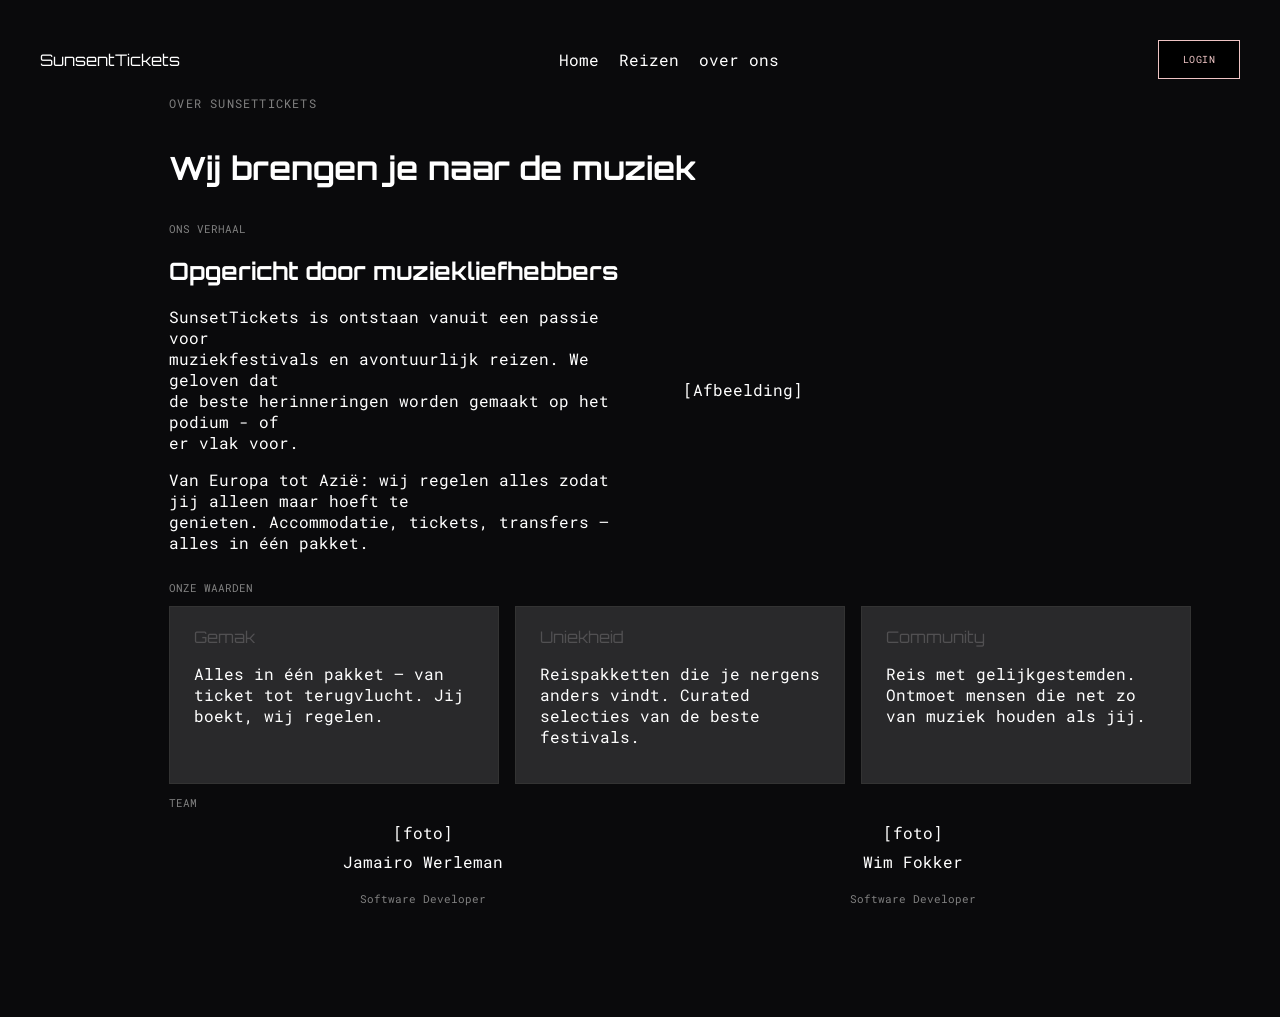
<file: userPages/about.html>
<!DOCTYPE html>
<html lang="nl">
<head>
    <meta charset="UTF-8">
    <meta name="viewport" content="width=device-width, initial-scale=1.0">
    <title>SunsetTickets - Over Ons</title>
    <link rel="stylesheet" href="../app/css/style.css">
    <link href="https://fonts.googleapis.com/css2?family=Orbitron&family=Roboto+Mono&display=swap" rel="stylesheet">
</head>

<body>
    <header>
        <span class="orbitron">SunsentTickets</span>
        <nav>
            <ul>
                <li><a href="index.html">Home</a></li>
                <li><a href="reizen.html">Reizen</a></li>
                <li><a href="about.html">over ons</a></li>
            </ul>
        </nav>
        <ul class="btn black"> login</ul>
    </header>

    <main>
        <div class="about-hero">
            <span class="about-label">OVER SUNSETTICKETS</span>
            <h1 class="orbitron">Wij brengen je naar de muziek</h1>
        </div>
        
        <body>
            <div class="box-container">
                <div class="grid">
                    <div>
                        <p class="font-gray small roboto">ONS VERHAAL</p>
                        <h2 class="orbitron">Opgericht door muziekliefhebbers</h2>
                        <p class="card-text">SunsetTickets is ontstaan vanuit een passie voor<br>
                            muziekfestivals en avontuurlijk reizen. 
                            We geloven dat<br>
                            de beste herinneringen worden gemaakt op het podium - of <br>
                            er vlak voor.
                        </p>
                        <p>Van Europa tot Azië: wij regelen alles zodat jij alleen maar hoeft te <br>
                        genieten. Accommodatie, tickets, transfers — alles in één pakket.
                        </p>
                    </div>    

                    <div class="img-placeholder">[Afbeelding]</div>
                </div>

                <p class="font-gray small roboto">ONZE WAARDEN</p>

                <div class="grid-2">
                    <div class="card">
                        <div class="label">Gemak</div>
                        <p class="card-text">Alles in één pakket — van ticket tot terugvlucht. Jij boekt, wij regelen.</p>
                    </div>

                    <div class="card">
                        <div class="label">Uniekheid</div>
                        <p class="card-text">Reispakketten die je nergens anders vindt. Curated selecties van de beste festivals.</p>
                    </div>

                    <div class="card">
                        <div class="label">Community</div>                
                        <p class="card-text">Reis met gelijkgestemden. Ontmoet mensen die net zo van muziek houden als jij.</p>
                    </div>            
                </div>

                <p class="font-gray small roboto">TEAM</p>

                <div class="team">

                    <div class="student">
                        <div class="img-placeholder-student">
                        [foto] 
                        </div>
                        <div class="name">Jamairo Werleman</div>
                        <p class="font-gray small roboto">Software Developer</p>
                    </div>

                    <div class="student">
                        <div class="img-placeholder-student">
                        [foto] 
                        </div>
                        <div class="name">Wim Fokker</div>
                        <p class="font-gray small roboto">Software Developer</p>
                    </div>
                    
                </div>
            </div>
        </body>        
    </main>

</body>
</html>
</file>
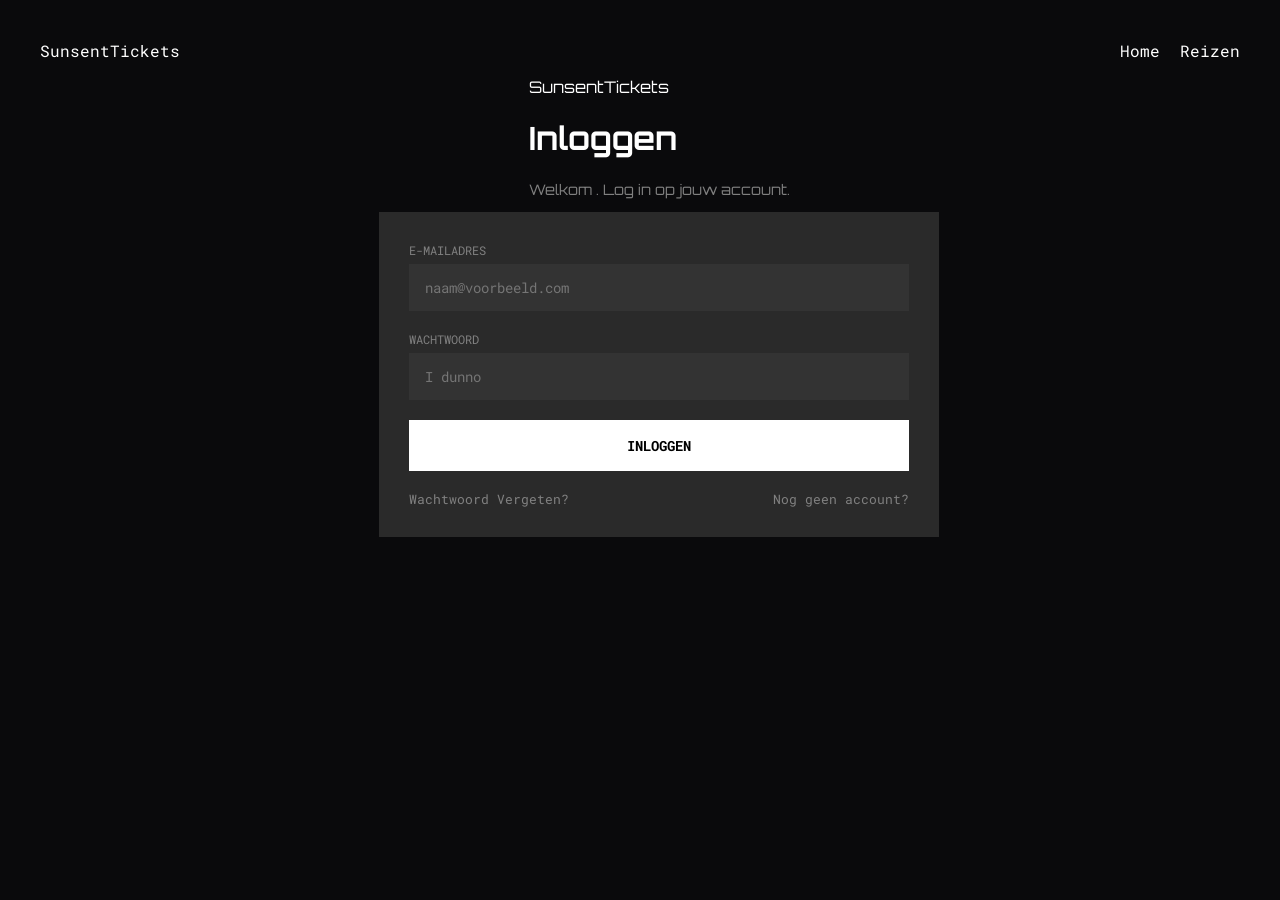
<file: userPages/login.html>
<!DOCTYPE html>
<html lang="nl">
<head>
    <meta charset="UTF-8">
    <meta name="viewport" content="width=device-width, initial-scale=1.0">
    <title>SunsetTickets - Inloggen</title>
    <link rel="stylesheet" href="../app/css/style.css">
    <link href="https://fonts.googleapis.com/css2?family=Orbitron&family=Roboto+Mono&display=swap" rel="stylesheet">
</head>

<body>
    <header>
         <span>SunsentTickets</span>
        <nav>
            <ul>
                <li><a href="index.html">Home</a></li>
                <li><a href="reizen.html">Reizen</a></li>
            </ul>
        </nav>
    </header>

    <main>
        <div class="center">
            <div class="orbitron">
                <div class="login-welcome-box"> 
                    <span>SunsentTickets</span>
                    <h1>Inloggen</h1>
                    <p>Welkom . Log in op jouw account.</p>    
                </div>
            </div>    
        </div>
        <div class="center">  
            <div class="login">
                <div class="login-veld">
                    <label for="email">E-MAILADRES</label>
                    <input type="email" id="email" placeholder="naam@voorbeeld.com">
                </div>

                <div class="login-veld">
                    <label for="wachtwoord">WACHTWOORD</label>
                    <input type="password" id="wachtwoord" placeholder="I dunno">
                </div>

                <button type="button" class="login-btn">INLOGGEN</button>

                <div class="login-footer">
                    <span>Wachtwoord Vergeten?</span>
                    <span>Nog geen account?</span>
                </div>
            </div>
        </div>    
    </main>
</body>

</html>
</file>
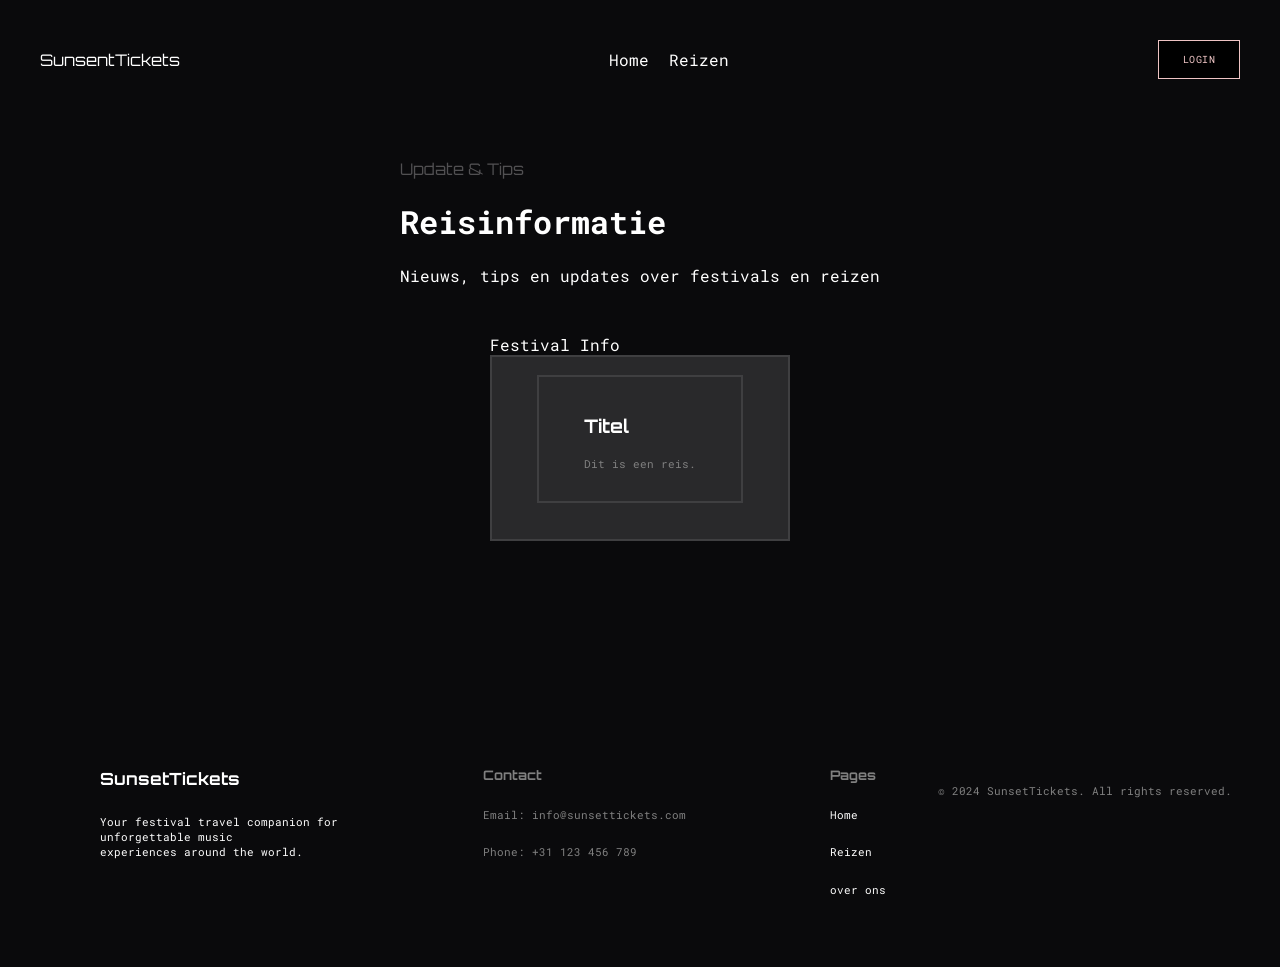
<file: userPages/reisinformatie.html>
<!DOCTYPE html>
<html lang="nl">
<head>
    <meta charset="UTF-8">
    <meta name="viewport" content="width=device-width, initial-scale=1.0">
    <title>SunsetTickets - Reisinformatie</title>
    <link rel="stylesheet" href="../app/css/style.css">
    <link href="https://fonts.googleapis.com/css2?family=Orbitron&family=Roboto+Mono&display=swap" rel="stylesheet">
</head>

<body>
    <header>
        <span class="orbitron">SunsentTickets</span>
        <nav>
            <ul>
                <li><a href="index.html">Home</a></li>
                <li><a href="reizen.html">Reizen</a></li>
            </ul>
        </nav>
        <span class="btn black"> login</span>
    </header>

    <main class="main-contact ">
        <div class="container">
            <div class="label">Update & Tips</div>
            <h1>Reisinformatie</h1>
            <p>Nieuws, tips en updates over festivals en reizen</p>
        </div>

        <div class="container">
            <span>Festival Info</span>

            <div class="reis-card">
                <div class="reis-card">
                    <h3 class="orbitron">Titel</h3>
                    <p class="font-gray small">Dit is een reis.</p>
                </div>
            </div>
        </div>
    </main>
    <footer class="small center">
        <div class="row-right">
            <div class="row-down">
                <h2 class="orbitron"> SunsetTickets </h2>
                <p>Your festival travel companion for <br> unforgettable music <br> experiences around the world.</p>
            </div>
            <div class="row-down font-gray">
                <h3 class="orbitron">Contact</h3>
                <p>Email: info@sunsettickets.com</p>
                <p>Phone: +31 123 456 789</p>
            </div>
            <div class="row-down font-gray">
                <h3 class="orbitron">Pages</h3>
                <p><a href="index.html">Home</a></p>
                <p><a href="reizen.html">Reizen</a></p>
                <p><a href="about.html">over ons</a></p>
            </div>
        </div>

        <p class="center font-gray small">&copy; 2024 SunsetTickets. All rights reserved.</p>
    </footer>
</body>
</file>
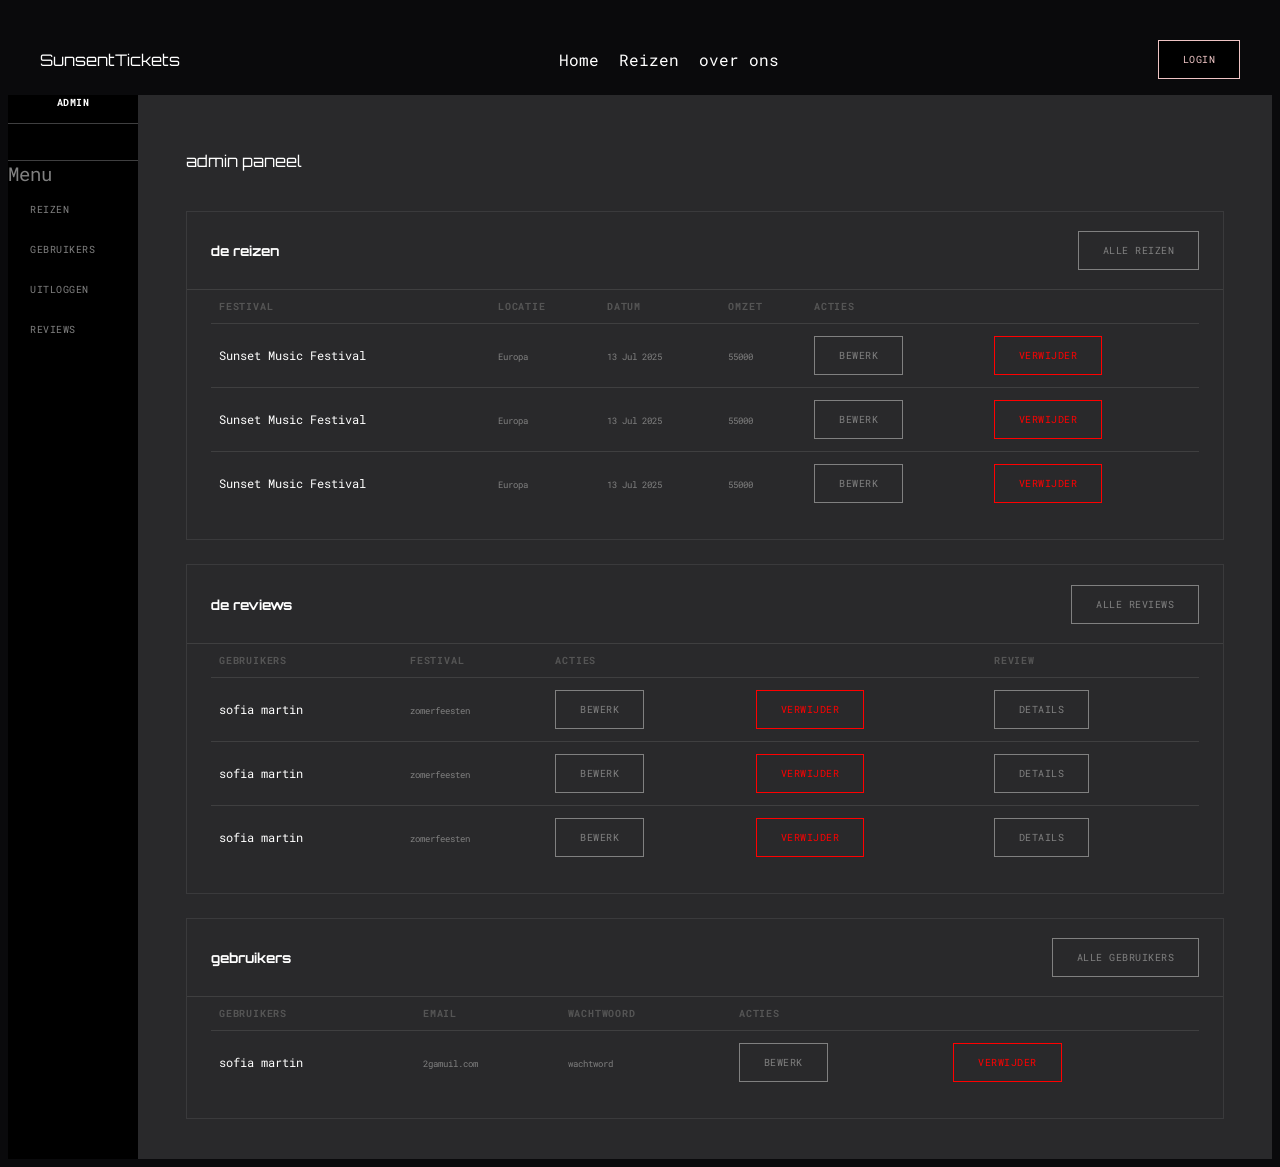
<file: app/adminPages/admin.html>
<!DOCTYPE html>
<html lang="en">

<head>
    <meta charset="UTF-8">
    <meta name="viewport" content="width=device-width, initial-scale=1.0">
    <title>SunsetTickets - admin</title>
    <link rel="stylesheet" href="../css/style.css">
    <link href="https://fonts.googleapis.com/css2?family=Orbitron&family=Roboto+Mono&display=swap" rel="stylesheet">
</head>

<body>
    <header>
        <span class="orbitron">SunsentTickets</span>
        <nav>
            <ul>
                <li><a href="index.html">Home</a></li>
                <li><a href="reizen.html">Reizen</a></li>
                <li><a href="about.html">over ons</a></li>
            </ul>
        </nav>
        <a class="btn black" href="login.html"> login</a>
    </header>

    <div class="page">
        <aside>
            <div class="sidebar-user">
                <h1>admin</h1>

            </div>

            <span class="line-above font-gray midduim">Menu</span>

            <ul class="roboto aside-nav">
                <li><a class="sidebar-link" href="#">Reizen</a></li>
                <li><a class="sidebar-link" href="#"> gebruikers</a></li>
                <li><a class="sidebar-link" href="#">Uitloggen</a></li>
                <li><a class="sidebar-link" href="#">reviews</a></li>

            </ul>

        </aside>

        <main class="main-content">
            <div>
                <p class="orbitron">admin paneel</p>
            </div>

            <div class="section-box">
                <div class="section-header">
                    <h3>de reizen</h3>
                    <button class="btn gray">Alle Reizen</button>
                </div>
                <div class="section-body">
                    <table class="account-table">
                        <thead>
                            <tr>
                                <th>Festival</th>
                                <th>locatie</th>
                                <th>Datum</th>
                                <th>omzet</th>
                                <th>acties</th>

                            </tr>
                        </thead>
                        <tbody>
                            <tr>
                                <td>
                                    Sunset Music Festival
                                </td>
                                <td><span class="td-sub">Europa</span></td>
                                <td><span class="td-sub">13 Jul 2025</span></td>
                                <td><span class="td-sub">55000</span></td>

                                <td><button class="btn gray">bewerk</button></td>
                                <td><button class="btn red">verwijder</button></td>
                            </tr>

                            <tr>
                                <td>
                                    Sunset Music Festival
                                </td>
                                <td><span class="td-sub">Europa</span></td>
                                <td><span class="td-sub">13 Jul 2025</span></td>
                                <td><span class="td-sub">55000</span></td>

                                <td><button class="btn gray">bewerk</button></td>
                                <td><button class="btn red">verwijder</button></td>
                            </tr>
                            <tr>
                                <td>
                                    Sunset Music Festival
                                </td>
                                <td><span class="td-sub">Europa</span></td>
                                <td><span class="td-sub">13 Jul 2025</span></td>
                                <td><span class="td-sub">55000</span></td>

                                <td><button class="btn gray">bewerk</button></td>
                                <td><button class="btn red">verwijder</button></td>
                            </tr>

                        </tbody>
                    </table>
                </div>

            </div>

            <div class="section-box">
                <div class="section-header">
                    <h3>de reviews</h3>
                    <button class="btn gray">Alle Reviews</button>
                </div>
                <div class="section-body">
                    <table class="account-table">
                        <thead>
                            <tr>
                                <th>gebruikers</th>
                                <th>Festival</th>

                                <th>acties</th>
                                <th></th>
                                <th>review</th>
                            </tr>
                        </thead>
                        <tbody>
                            <tr>
                                <td>
                                    sofia martin
                                </td>
                                <td><span class="td-sub">zomerfeesten</span></td>
                                <td><button class="btn gray">bewerk</button></td>
                                <td><button class="btn red">verwijder</button></td>
                                <td><button class="btn gray">Details</button></td>
                            </tr>

                            <tr>
                                <td>
                                    sofia martin
                                </td>
                                <td><span class="td-sub">zomerfeesten</span></td>
                                <td><button class="btn gray">bewerk</button></td>
                                <td><button class="btn red">verwijder</button></td>
                                <td><button class="btn gray">Details</button></td>

                            </tr>
                            <tr>
                                <td>
                                    sofia martin
                                </td>
                                <td><span class="td-sub">zomerfeesten</span></td>
                                <td><button class="btn gray">bewerk</button></td>
                                <td><button class="btn red">verwijder</button></td>
                                <td><button class="btn gray">Details</button></td>

                            </tr>
                        </tbody>
                    </table>
                </div>
            </div>
            <div class="section-box">
                <div class="section-header">
                    <h3>gebruikers</h3>
                    <button class="btn gray">Alle gebruikers</button>
                </div>
                <div class="section-body">
                    <table class="account-table">
                        <thead>
                            <tr>
                                <th>gebruikers</th>
                                <th>email</th>

                                <th>wachtwoord</th>
                                <th>acties</th>
                            </tr>
                        </thead>
                        <tbody>
                            <tr>
                                <td>
                                    sofia martin
                                </td>
                                <td><span class="td-sub">2gamuil.com</span></td>
                                <td><span class="td-sub">wachtword</span></td>
                                <td><button class="btn gray">bewerk</button></td>
                                <td><button class="btn red">verwijder</button></td>
                            </tr>

             
                        </tbody>
                    </table>
                </div>

        </main>
    </div>



    <script src="../scripts/tickets.js" defer></script>
</body>

</html>
</file>
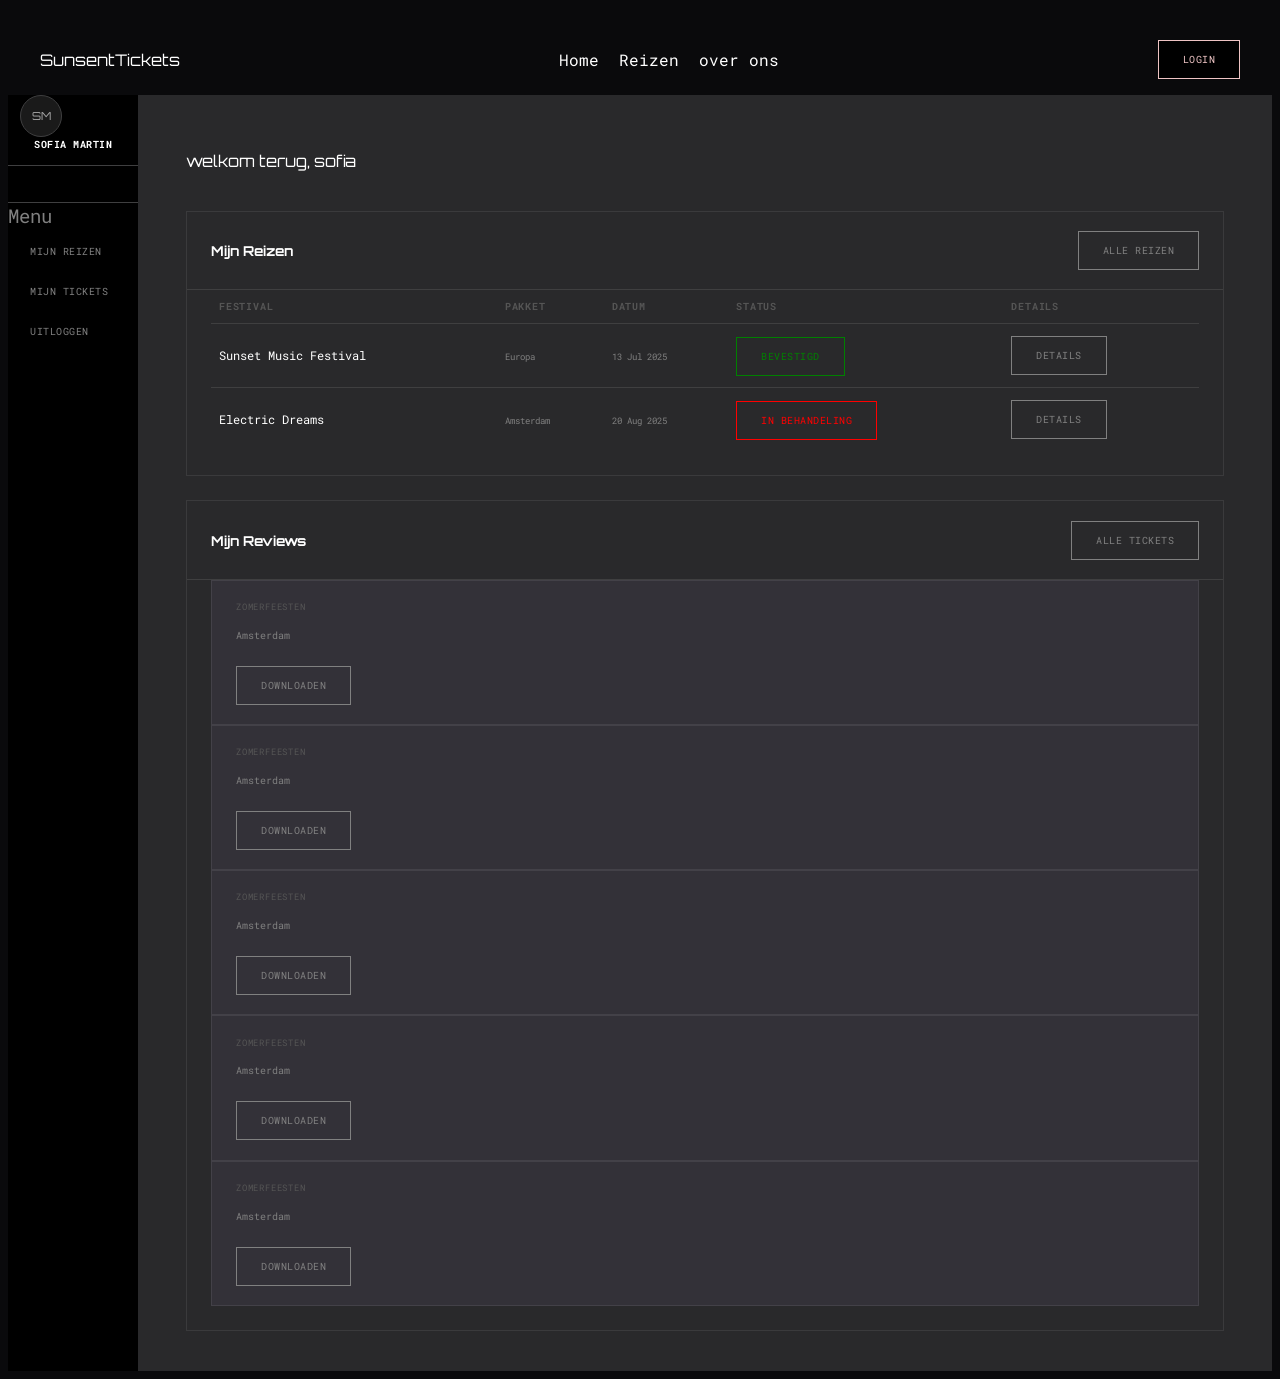
<file: app/userPages/account.html>
<!DOCTYPE html>
<html lang="en">

<head>
    <meta charset="UTF-8">
    <meta name="viewport" content="width=device-width, initial-scale=1.0">
    <title>SunsetTickets - Account</title>
    <link rel="stylesheet" href="../css/style.css">
    <link href="https://fonts.googleapis.com/css2?family=Orbitron&family=Roboto+Mono&display=swap" rel="stylesheet">
</head>

<body>
    <header>
        <span class="orbitron">SunsentTickets</span>
        <nav>
            <ul>
                <li><a href="index.html">Home</a></li>
                <li><a href="reizen.html">Reizen</a></li>
                <li><a href="about.html">over ons</a></li>
            </ul>
        </nav>
        <a class="btn black" href="login.html"> login</a>
    </header>

    <div class="page">
        <aside>
            <div class="sidebar-user">
                <div class="avatar">SM</div>
                <h1>sofia martin</h1>

            </div>
            
            <span class="line-above font-gray midduim">Menu</span>

            <ul class="roboto aside-nav">
                <li><a class="sidebar-link" href="#">Mijn Reizen</a></li>
                <li><a class="sidebar-link" href="#"> MIJN tickets</a></li>
                <li><a class="sidebar-link" href="#">Uitloggen</a></li>
            </ul>

        </aside>

        <main class="main-content">
            <div>
                <p class="orbitron">welkom terug, sofia</p>
            </div>

            <div class="section-box">
                <div class="section-header">
                    <h3>Mijn Reizen</h3>
                    <button class="btn gray">Alle Reizen</button>
                </div>
                <div class="section-body">
                    <table class="account-table">
                        <thead>
                            <tr>
                                <th>Festival</th>
                                <th>Pakket</th>
                                <th>Datum</th>
                                <th>Status</th>
                                <th>Details</th>
                            </tr>
                        </thead>
                        <tbody>
                            <tr>
                                <td>
                                    Sunset Music Festival
                                </td>
                                <td><span class="td-sub">Europa</span></td>
                                <td><span class="td-sub">13 Jul 2025</span></td>
                                <td><span class="btn green">Bevestigd</span></td>
                                <td><button class="btn gray">Details</button></td>
                            </tr>
                            <tr>
                                <td>
                                    Electric Dreams
                                </td>
                                <td><span class="td-sub">Amsterdam</span></td>
                                <td><span class="td-sub">20 Aug 2025</span></td>
                                <td><span class="btn red">In Behandeling</span></td>
                                <td><button class="btn gray">Details</button></td>
                            </tr>
                        </tbody>
                    </table>
                </div>
            </div>

            <div class="section-box">
                <div class="section-header">
                    <h3>Mijn Reviews</h3>
                    <button class="btn gray">Alle Tickets</button>
                </div>
                <div class="section-body">
                    <div class="ticket-grid">


                        <ticket-card name="zomerfeesten" location="Amsterdam" date="2023-08-20"></ticket-card>

                        <ticket-card name="zomerfeesten" location="Amsterdam" date="2023-08-20"></ticket-card>

                        <ticket-card name="zomerfeesten" location="Amsterdam" date="2023-08-20"></ticket-card>

                        <ticket-card name="zomerfeesten" location="Amsterdam" date="2023-08-20"></ticket-card>

                        <ticket-card name="zomerfeesten" location="Amsterdam" date="2023-08-20"></ticket-card>

                    </div>
                </div>
            </div>



    </div>


    </main>
    </div>
    <script src="../scripts/tickets.js" defer></script>
</body>

</html>
</file>
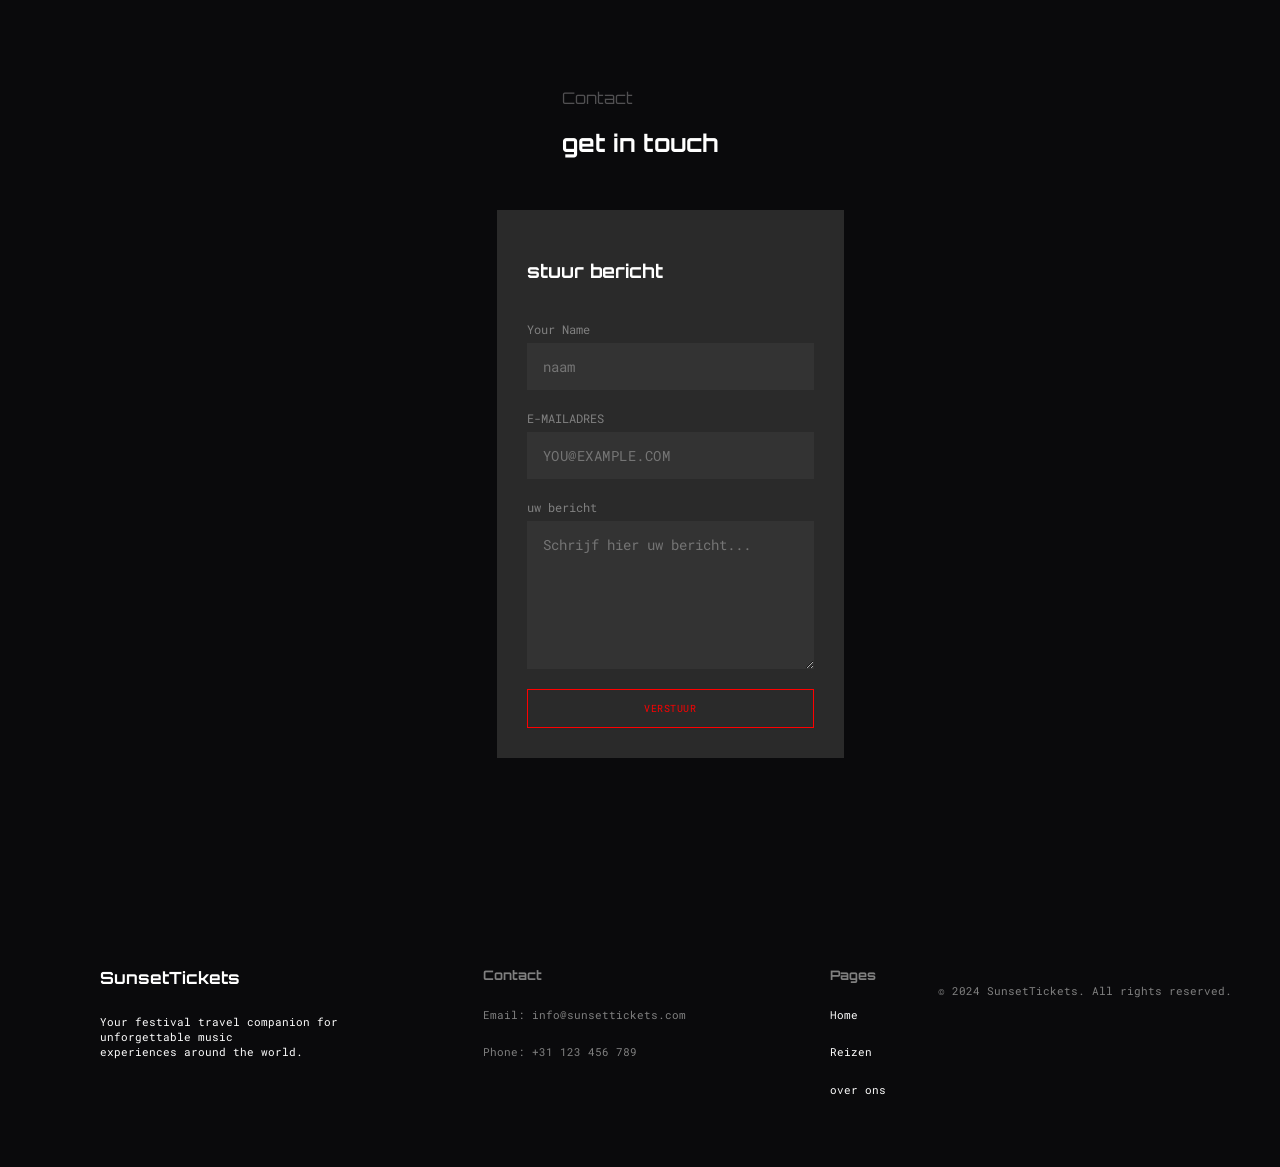
<file: app/userPages/contact.html>
<!DOCTYPE html>
<html lang="en">

<head>
    <meta charset="UTF-8">
    <meta name="viewport" content="width=device-width, initial-scale=1.0">
    <title>SunsetTickets - Account</title>
    <link rel="stylesheet" href="../css/style.css">
    <link href="https://fonts.googleapis.com/css2?family=Orbitron&family=Roboto+Mono&display=swap" rel="stylesheet">
</head>

<body>

    
    <main class="main-contact">

        <div>
            <p class="label">Contact</p>
            <h2 class="orbitron">get in touch</h2>
        </div>
        <div>
            <form class="login" id="contact-form" onsubmit="handleContact(event)">
                <h3 class="orbitron">stuur bericht</h3>

                <div class="login-veld">
                    <label class="orbition">Your Name</label>
                    <input type="text" placeholder="naam" required />
                </div>

                <div class="login-veld">
                    <label>E-MAILADRES</label>
                    <input type="email" class="btn" placeholder="you@example.com" required />
                </div>

                <div class="login-veld">
                    <label>uw bericht</label>
                    <textarea class="contact-textarea" placeholder="Schrijf hier uw bericht..." rows="5"
                        required></textarea>
                </div>

                <button type="submit" class="btn red">Verstuur</button>
            </form>
        </div>
    </main>

      <footer class="small center">
        <div class="row-right">
            <div class="row-down">
                <h2 class="orbitron"> SunsetTickets </h2>
                <p>Your festival travel companion for <br> unforgettable music <br> experiences around the world.</p>
            </div>
            <div class="row-down font-gray">
                <h3 class="orbitron">Contact</h3>
                <p>Email: info@sunsettickets.com</p>
                <p>Phone: +31 123 456 789</p>
            </div>
            <div class="row-down font-gray">
                <h3 class="orbitron">Pages</h3>
                <p><a href="index.html">Home</a></p>
                <p><a href="reizen.html">Reizen</a></p>
                <p><a href="about.html">over ons</a></p>
            </div>
        </div>

        <p class="center font-gray small">&copy; 2024 SunsetTickets. All rights reserved.</p>
    </footer>
    <script src="../scripts/tickets.js" defer></script>
</body>



</html>
</file>
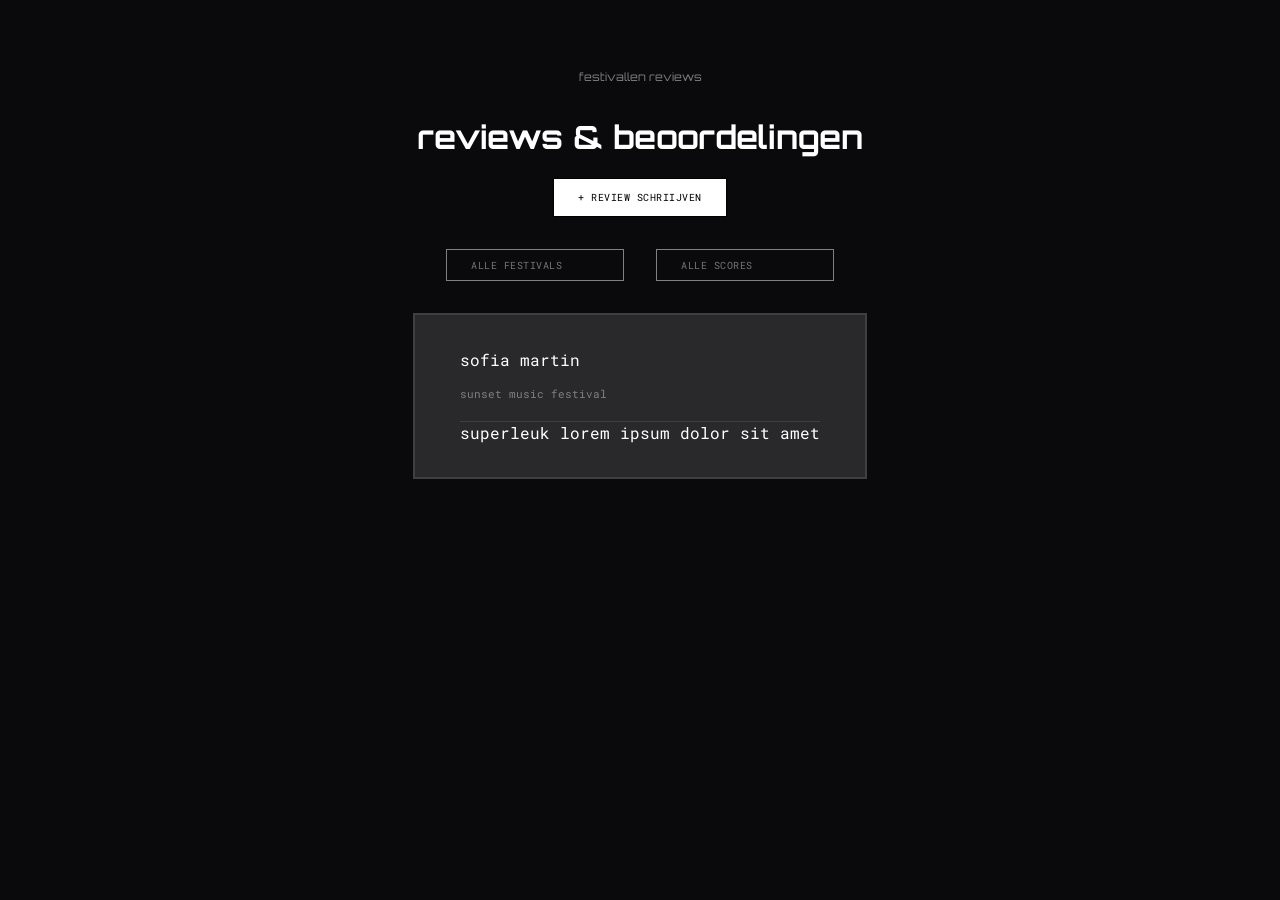
<file: app/userPages/reviews.html>
<!DOCTYPE html>
<html lang="en">

<head>
    <meta charset="UTF-8">
    <meta name="viewport" content="width=device-width, initial-scale=1.0">
    <title>SunsetTickets - Reviews</title>
    <link rel="stylesheet" href="../css/style.css">
    <link href="https://fonts.googleapis.com/css2?family=Orbitron&family=Roboto+Mono&display=swap" rel="stylesheet">

</head>

<body>
   <?php 
require_once("../includes/header.php");
?>
    <main class="row-down review-container">
        <div class="review-container">
            <p class="orbitron font-gray small">festivallen reviews</p>
            <h1 class="orbitron">reviews & beoordelingen</h1>
            <a class="btn white"> + review schriijven</a>
        </div>

        <div class="collum">
            <input class="btn font-gray" type="text" placeholder="alle festivals">
            <input class="btn font-gray" type="text" placeholder="alle scores">
        </div>

        <div class="review-box">
            <p class="font-white roboto">sofia martin</p>
            <p class="small font-gray roboto">sunset music festival</p>
            <p class="line-above">superleuk lorem ipsum dolor sit amet </p>
        </div>


    </main>
</body>

</html>
</file>
<file: app/css/style.css>
/* GLOBAL classes and styles we use across multiple pages. 
=========================================================*/

body {
    background-color: rgb(10, 10, 12);
    color: #FFFFFF;
    font-family: 'Roboto Mono', monospace;
    padding: 0;
}

header {
    display: flex;
    justify-content: space-between;
    align-items: center;
    padding: 2rem;
    padding-bottom: 1rem;
}

ul,
li {
    display: flex;
    gap: 20px;
    list-style: none;
    padding: 0;
    margin: 0;
}

a {
    text-decoration: none;
    color: #ffffff;
}

main {
    padding-left: 3vw;
}

hr {
    border-bottom: 1px solid rgb(63, 63, 64);
}

/* font we use arcoss the pages 
===============================*/

.orbitron {
    font-family: 'orbitron', sans-serif;
}

.roboto {
    font-family: 'Roboto Mono', monospace;
}

/* button  and it styles 
=======================*/

.btn {
    font-family: 'Roboto Mono', monospace;
    font-size: 10px;
    background: none;
    border: 1px solid;
    padding: 0.75rem 1.5rem;
    cursor: pointer;
    letter-spacing: 0.5px;
    text-transform: uppercase;
}

.black {
    background-color: black;
    color: rgb(238, 196, 196);
}

.white {
    background-color: white;
    color: black;
}

/*Color classes we use across the pages
======================*/

.gray {
    color: gray;
}

.green {
    color: green;
}

.red {
    color: red;
}

.font-gray {
    color: gray;
}

.font-white {
    color: white;
}

/*font sizes we use across the pages
====================================*/

.small {
    font-size: 0.7rem;
}

.midduim {
    font-size: 1.2rem;
}

.venti{
    font-size: 2rem;
}

/*flex classes we use across the pages
======================================*/

.row-right {
    display: flex;
    flex-direction: row;
    padding-top: 5rem;
    gap: 3.8em;
}

.row-down {
    display: flex;
    flex-direction: column;
    padding: 3.2rem;
}

.right {
    display: flex;
    justify-content: flex-end;
}

.center {
    display: flex;
    justify-content: center;
    align-items: center;
}

.next-row {
    display: flex;
    flex-direction: row;
    flex-wrap: nowrap;
    align-items: center;
    align-content: stretch;
    gap: 3.8em;
}

.space-around {
    display: flex;
    justify-content: space-around;
    align-items: center;
}

.tcenter {
    text-align: center;
}

.line-above {
    border-top: 1px solid rgb(63, 63, 64);
    width: 100%;
    margin-top: 20px;
}

/* footer */

.footer {
    display: flex;
    justify-content: center;
    align-items: center;
    padding: 2rem;
    font-size: 0.8rem;
}

/* --- Label (shared: about, reisinfromatie) --- */

.label {
    font-family: 'orbitron', sans-serif;
    color: #515052;
}


/*  INDEX */

.main-index {
    padding-top: 4rem;
    display: flex;
    flex-direction: column;
    flex-wrap: nowrap;
    justify-content: center;
    align-items: center;
    align-content: stretch;
    gap: 0.5rem;
}


/*  LOGIN */

.login-welcom-box {
    width: 100%;
    max-width: 440px;
    margin-bottom: 20px;
}

.login-welcom-box span {
    font-size: 1 rem;
    color: #FFFFFF;
}

.login-welcome-box p {
    color: gray;
    font-size: 0.9rem;
}

.login {
    background-color: #2a2a2a;
    padding: 30px;
    width: 100%;
    max-width: 440px;
    display: flex;
    flex-direction: column;
    gap: 20px;
}

.login-veld {
    display: flex;
    flex-direction: column;
    gap: 6px;
}

.login-veld label {
    font-size: 0.75rem;
    color: gray;
}

.login-veld input {
    background-color: #333;
    border: none;
    padding: 14px 16px;
    color: #fff;
    font-family: 'Roboto Mono';
    font-size: 0.9rem;
    outline: none;
}

.login-veld input:focus {
    background-color: #3a3a3a;
}

.login-btn {
    background-color: #fff;
    color: #000;
    border: none;
    padding: 16px;
    font-family: 'Roboto Mono';
    font-size: 0.9rem;
    font-weight: bold;
    cursor: pointer;
}

.login-btn:hover {
    background-color: #e0e0e0;
}

.login-footer {
    display: flex;
    justify-content: space-between;
    font-size: 0.8rem;
    color: gray;
}

/*  ACCOUNT  */

.page {
    display: grid;
    grid-template-columns: 130px 2fr;
    min-height: 100vh;
}

aside {
    background-color: #000000;
    padding: 0rem 0;
    display: flex;
    flex-direction: column;
    gap: 8px;
}

.avatar {
    width: 40px;
    height: 40px;
    border-radius: 50%;
    background: #1a1a1a;
    border: 1px solid rgb(63, 63, 64);
    ;
    display: flex;
    align-items: center;
    justify-content: center;
    font-size: 11px;
    color: #aaa;
    font-family: 'Orbitron', monospace;
}

.aside-nav {
    display: flex;
    flex-direction: column;
    gap: 10px;
    padding: 0;
    margin: 0;
}

.sidebar-user {
    text-align: center;
    padding: 0 12px 12px 12px;
    border-bottom: 1px solid rgb(63, 63, 64);
    margin-bottom: 8px;
}

.sidebar-user h1 {
    font-size: 0.65rem;
    margin: 0 0 2px 0;
    text-transform: uppercase;
    letter-spacing: 0.5px;
}

.sidebar-user p {
    font-size: 0.55rem;
    color: gray;
    margin: 0;
}

.sidebar-link {
    display: block;
    padding: 8px 20px;
    font-size: 0.65rem;
    text-transform: uppercase;
    letter-spacing: 0.5px;
    color: gray;
    border-left: 2px solid transparent;
    transition: color 0.15s, border-color 0.15s;
}

.sidebar-link:hover,
.sidebar-link.active {
    color: #fff;
    border-left-color: #fff;
}

.main-content {
    background: #29292b;
    padding: 2.5rem 3rem;
    overflow: auto;
    display: flex;
    flex-direction: column;
    gap: 1.5rem;

}

/* Section boxes */
.section-box {
    border: 1px solid rgba(255, 255, 255, 0.08);
}

.section-header {
    display: flex;
    justify-content: space-between;
    align-items: center;
    padding: 1.2rem 1.5rem;
    border-bottom: 1px solid rgb(63, 63, 64);
}

.section-header h3 {
    font-family: 'Orbitron', sans-serif;
    font-size: 0.85rem;
    margin: 0;
}

.section-body {
    padding: 0 1.5rem 1.5rem 1.5rem;
}

table {
    border-collapse: collapse;
    width: 100%;
}

td,
th {
    padding: 12px 8px;
    text-align: left;
}

tbody tr+tr {
    border-top: 1px solid rgb(63, 63, 64);
}

.account-table {
    border-collapse: collapse;
    width: 100%;
}

/***/
.account-table th {
    font-size: 0.6rem;
    color: #555;
    text-transform: uppercase;
    letter-spacing: 0.8px;
    padding: 10px 8px;
    text-align: left;
}

.account-table td {
    padding: 12px 8px;
    font-size: 0.72rem;
    vertical-align: middle;
}

.account-table tbody tr {
    border-top: 1px solid rgb(63, 63, 64);
}

.td-sub {
    font-size: 0.58rem;
    color: gray;
    display: block;
    margin-top: 2px;
}

.ticket-card {
    background: #333138;
    border: 1px solid rgba(255, 255, 255, 0.08);
    padding: 1.2rem 1.5rem;
    display: flex;
    flex-direction: column;
    gap: 6px;
}

.ticket-card .ticket-type {
    font-size: 0.58rem;
    color: #555;
    text-transform: uppercase;
    letter-spacing: 0.8px;
}

.ticket-card h4 {
    font-family: 'Orbitron', sans-serif;
    font-size: 0.85rem;
    margin: 0;
}

.ticket-card .ticket-meta {
    font-size: 0.62rem;
    color: gray;
}

.ticket-card-footer {
    display: flex;
    justify-content: space-between;
    align-items: center;
    margin-top: 8px;
}


/*   ABOUT  */

.about-hero {
    padding: 60px 40px;
    display: flex;
    flex-direction: column;
    gap: 16px;
}

.about-label {
    font-size: 0.75rem;
    color: grey;
    letter-spacing: 0.1em;
}

.about-hero {
    max-width: 980px;
    margin: 0 auto;
    padding: 0 24px;
}

.box-container {
    max-width: 980px;
    margin: 0 auto;
    padding: 0 24px;
}

.grid {
    gap: 48px;
    align-items: center;
    display: grid;
    grid-template-columns: 1fr 1fr;
}

.grid-2 {
    display: grid;
    grid-template-columns: 1fr 1fr 1fr;
    gap: 16px;
}

.card {
    background: #29292B;
    border: 1px solid #333;
    padding: 20px 24px;
    width: 280px;
}

.team {
    display: flex;
    justify-content: space-around;
    align-items: center;
    margin-bottom: 100px;
}

.student {
    display: flex;
    flex-direction: column;
    align-items: center;
    gap: 8px;
}


/*   REVIEWS */

.review-container {
    display: flex;
    flex-direction: column;
    flex-wrap: wrap;
    align-items: center;
    align-content: space-around;
    justify-content: space-between;
}

.collum {
    display: flex;
    flex-direction: row;
    flex-wrap: nowrap;
    gap: 2rem;
    padding-bottom: 2rem;
    padding-top: 2rem;
    height: 2rem;
    width: auto;
}

.review-box {
    background: #29292B;
    border: 2px solid rgba(255, 255, 250, 0.10);
    padding: 2vh 5vh;
    margin-bottom: 2vh;
}

.card:hover {
    transform: scale(1.05);
    box-shadow: 0 8px 16px rgba(0, 0, 0, 0.2);
    background-color: #e3f2fd;
}


/* REISINFROMATIE  */
.travel-grid {
    display: grid;
     grid-template-columns: 1fr 1fr 1fr;
    grid-row-gap: 20px;
    grid-column-gap: 20px;
}
.reis-card {
    background: #29292B;
    border: 2px solid rgba(255, 255, 250, 0.10);
    padding: 2vh 5vh;
    margin-bottom: 2vh;
}


/*  ADMIN */
/*all the table from the dashbaord where reused there*/


/* CONTACT */
.main-contact {
    display: flex;
    flex-direction: column;
    align-items: center;
    padding: 4rem 2rem;
    gap: 2rem;
}

/* CONTACT — used the same as login*/

.contact-textarea {
    background-color: #333;
    border: none;
    padding: 14px 16px;
    color: #fff;
    font-family: 'Roboto Mono';
    font-size: 0.9rem;
    outline: none;
    resize: vertical;
    min-height: 120px;
}

.contact-textarea:focus {
    background-color: #3a3a3a;
}

.login {
    max-width: 500px;
}

.contact-textarea:focus {
    background-color: #3a3a3a;
}

#naar-boven-knop {
    position: fixed;
    bottom: 20px;
    right: 20px;
    background-color: #3a3a3a;
    opacity: 0.5;
    border: none;
    border-radius: 5px;
    padding: 10px 20px;
    cursor: pointer;
    box-shadow: 5px 2px 4px rgba(0, 0, 0, 0.3);
    transition: all.2s linear;
}

#naar-boven-knop:hover {
    opacity: 1;
}

.hidden {
    display: none;
}

/* responsive voor alle paginas */
@media (max-width: 600px) {
    .grid-2 {
        grid-template-columns: 1fr;
    }

    .travel-grid {
        grid-template-columns: 1fr;
    }

    header {
        flex-direction: column;
        gap: 1rem;
    }

    .row-right,
    .next-row {
        flex-direction: column;
        gap: 1.5rem;
    }

    .main-content {
        padding: 1.5rem;
    }

}
</file>
